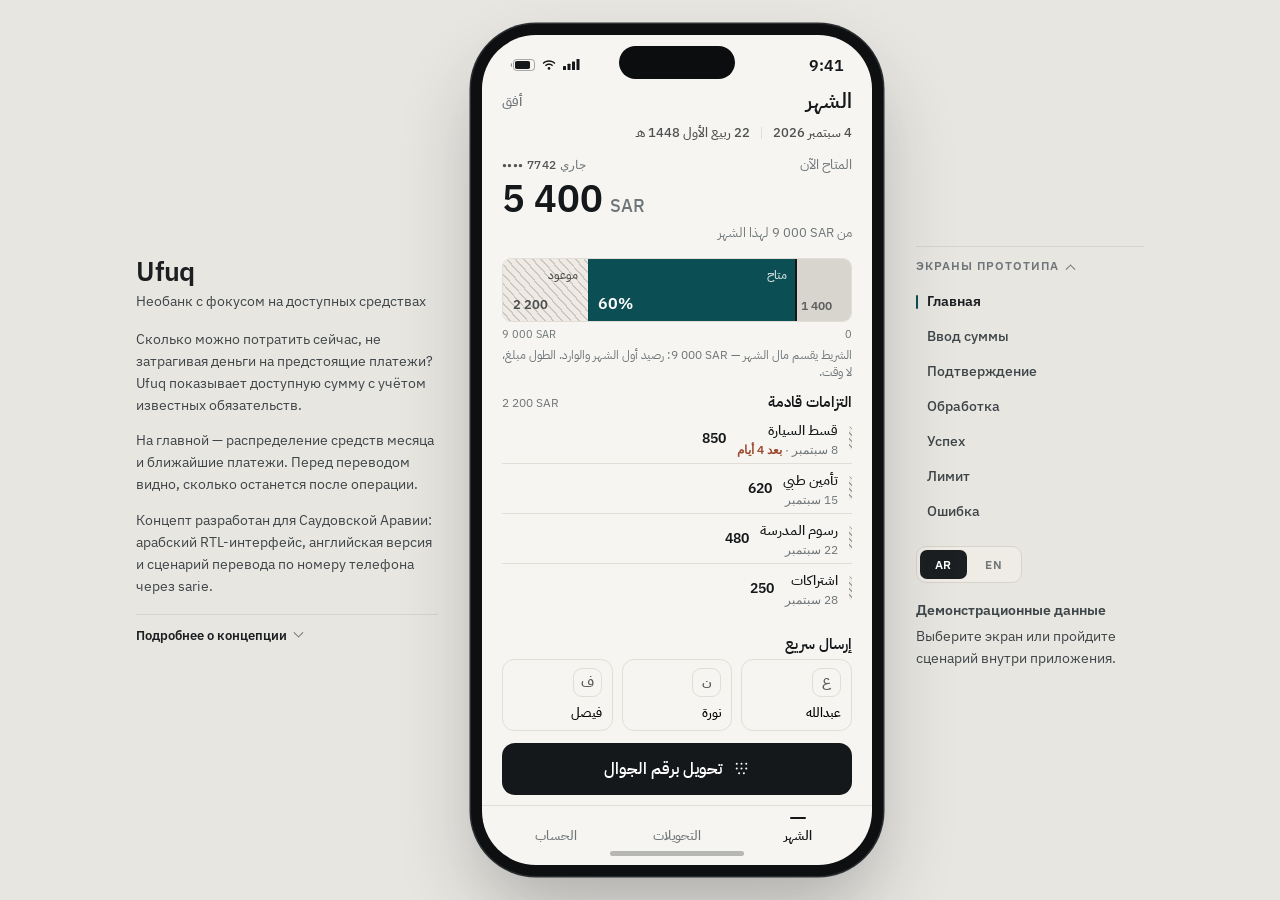
<file: index.html>
<!DOCTYPE html>
<html lang="ar">
<head>
<meta charset="UTF-8" />
<meta name="viewport" content="width=device-width, initial-scale=1.0" />
<title>أفق — الشهر</title>
<link rel="icon" href="data:image/svg+xml,%3Csvg xmlns=%27http://www.w3.org/2000/svg%27 viewBox=%270 0 32 32%27%3E%3Crect width=%2732%27 height=%2732%27 rx=%277%27 fill=%27%23F7F5F1%27/%3E%3Crect x=%275%27 y=%2710%27 width=%274%27 height=%2712%27 fill=%27%23D8D5CF%27/%3E%3Crect x=%279%27 y=%2710%27 width=%2714%27 height=%2712%27 fill=%27%230B4F55%27/%3E%3Crect x=%2723%27 y=%2710%27 width=%274%27 height=%2712%27 fill=%27%23EFEBE4%27/%3E%3C/svg%3E" />
<link rel="preconnect" href="https://fonts.googleapis.com" />
<link rel="preconnect" href="https://fonts.gstatic.com" crossorigin />
<!-- the phone is drawn entirely by these four, so the fetch is started from
     the head instead of waiting for the parser to reach the end of the body.
     They still run down there, in the same order — this only moves the
     download earlier, never the execution. -->
<link rel="preload" as="script" href="model.js" />
<link rel="preload" as="script" href="shell.js" />
<link rel="preload" as="script" href="month.js" />
<link rel="preload" as="script" href="transfer.js" />
<link href="https://fonts.googleapis.com/css2?family=IBM+Plex+Sans+Arabic:wght@400;500;600;700&family=IBM+Plex+Sans:wght@400;500;600;700&display=swap" rel="stylesheet" />
<link rel="stylesheet" href="shell.css" />
<link rel="stylesheet" href="screens.css" />
</head>
<body>
<div class="stage">

  <aside class="pane pane-about">
    <h1 class="brand-name">Ufuq</h1>
    <p class="brand-line">Необанк с фокусом на доступных средствах</p>
    <details class="fold fold-about" id="foldAbout" open>
      <summary><span class="lbl-full">О концепции</span><span class="lbl-short">О концепции</span></summary>
      <div class="fold-body about-body">
        <p>Сколько можно потратить сейчас, не затрагивая деньги на предстоящие платежи? Ufuq показывает доступную сумму с учётом известных обязательств.</p>
        <p>На главной — распределение средств месяца и ближайшие платежи. Перед переводом видно, сколько останется после операции.</p>
        <p>Концепт разработан для Саудовской Аравии: арабский RTL-интерфейс, английская версия и сценарий перевода по номеру телефона через sarie.</p>
        <!-- the long read is a fold, closed by default: the short text above is
             the whole concept, this is the reasoning behind it -->
        <details class="fold fold-more">
          <summary><span class="lbl-full">Подробнее о концепции</span><span class="lbl-short">Подробнее</span></summary>
          <p>Главный экран отвечает не на вопрос «сколько у меня на счёте», а на вопрос «сколько я могу потратить сейчас, не затрагивая деньги на предстоящие платежи».</p>
          <p>Текущий баланс не объясняет, какая часть средств уже предназначена рассрочкам, страховке, школьным взносам. Ufuq показывает доступную сумму с учётом известных обязательств. Полоса под ней делит средства месяца: потрачено, доступно, предстоящие платежи.</p>
          <p><b>Рынок.</b> В рамках задания я выбрал Саудовскую Аравию как конкретный рынок внутри MENA — со своей валютой, платёжной инфраструктурой и языковым контекстом. Покупки с отложенной оплатой там распространены, поэтому учёт будущих платежей уместен. Я предполагаю, что такое разделение помогает принимать повседневные финансовые решения. Эту гипотезу нужно проверить на пользователях.</p>
          <p><b>Главный экран.</b> Бирюзовый — главный цветовой акцент: он выделяет доступные средства. Предстоящие платежи и деньги в пути дополнительно отмечены штриховкой, чтобы различаться не только по цвету. Под полосой список обязательств: он объясняет, из чего складывается штрихованный сегмент.</p>
          <p><b>Перевод.</b> Сценарий опирается на sarie — национальную систему мгновенных платежей: перевод по номеру телефона, показ имени получателя до отправки, ограничение суммы при переводе без добавления получателя. При превышении лимита можно изменить сумму, отправить допустимую часть или добавить получателя. При вводе суммы пользователь видит, сколько останется после перевода. Небольшие суммы дополнительно подписаны под полосой. Если перевод не прошёл, деньги остаются на счёте, а сумма сохраняется для повтора.</p>
          <p><b>Локализация.</b> Интерфейс работает в арабском RTL и английском LTR. Суммы и номера сохраняют привычный порядок чтения. Размеры шрифта и межстрочные интервалы подбирались с учётом арабской версии, в английской сохранена та же типографическая иерархия. Обращение согласуется с получателем по роду.</p>
          <p><b>Начало и смена месяца.</b> Например, если из 9 000 SAR на предстоящие платежи предусмотрено 2 200 SAR, доступно 6 800 SAR — даже если расходов в этом месяце ещё не было. В продуктовой модели новый месяц начинает новый учёт расходов, но не обнуляет деньги: неизрасходованное сохраняется, неоплаченные обязательства остаются, регулярные платежи следующего месяца добавляются.</p>
          <p><b>Допущения.</b> Обязательства в прототипе заданы заранее. Сохранение состояния между перезагрузками вне объёма прототипа. Арабские тексты требуют вычитки носителем.</p>
        </details>
      </div>
    </details>
  </aside>

  <main class="pane pane-phone">
    <!-- One phone, opened once. Both screens are real markup inside it and the
         shell shows one at a time, so moving between them is a class change
         rather than a new document. No page is ever built from a string of
         HTML, and no id is written twice: inside a screen an element is
         addressed by data-el, looked up only within that screen's own root. -->
    <div class="frame" dir="rtl" id="frame">
    <div class="island"></div>

    <section class="screen screen-month" data-screen="month">
      <div class="status" data-el="status"></div>
      <div class="body">
        <div class="head">
          <h1 class="h-title" data-el="t-title"></h1>
          <span class="h-mark" data-el="t-mark"></span>
        </div>
        <div class="dates">
          <span class="num" data-el="t-dg"></span>
          <i></i>
          <span class="num" data-el="t-dh"></span>
        </div>

        <div class="hero">
          <div class="hero-top">
            <div class="hero-l" data-el="t-hl"></div>
            <div class="acct" data-el="t-acct"></div>
          </div>
          <div class="hero-amt ltr"><span class="v num" data-el="t-hv"></span><span class="c">SAR</span></div>
          <div class="hero-sub" data-el="t-hs"></div>
        </div>

        <div class="horizon">
          <div class="bar" data-el="bar">
            <div class="seg s-spent" data-el="g-spent" data-k="spent">
              <span class="w"><span data-el="t-s1"></span><svg class="caret" viewBox="0 0 10 10" fill="none" stroke="currentColor" stroke-width="1.6" stroke-linecap="round" stroke-linejoin="round"><path d="M1 3.2 5 7l4-3.8"></path></svg></span>
              <span class="a num ltr" data-el="v-spent"></span>
            </div>
            <div class="seg s-free" data-el="g-free" data-k="free"><span class="w" data-el="t-s2"></span><span class="a num ltr" data-el="v-free"></span></div>
            <div class="seg s-prom" data-el="g-prom" data-k="prom"><span class="w" data-el="t-s3"></span><span class="a num ltr" data-el="v-prom"></span></div>
            <div class="seam" data-el="seam"></div>
          </div>
          <!-- the ends of the axis are money, so the bar states its own unit -->
          <div class="scale">
            <span class="num ltr" data-el="t-ax0"></span>
            <span class="num ltr" data-el="t-ax1"></span>
          </div>
          <div class="note" data-el="note"></div>
        </div>

        <div class="sec">
          <h2 data-el="t-obt"></h2>
          <span class="m ltr" data-el="t-obtotal"></span>
        </div>
        <div class="listwrap"><div data-el="obs"></div></div>

        <div class="sec"><h2 data-el="t-qst"></h2></div>
        <div class="send" data-el="send"></div>

        <button class="act">
          <svg width="19" height="19" viewBox="0 0 24 24" fill="none"><circle cx="6" cy="6" r="1.3" fill="#fff"></circle><circle cx="12" cy="6" r="1.3" fill="#fff"></circle><circle cx="18" cy="6" r="1.3" fill="#fff"></circle><circle cx="6" cy="12" r="1.3" fill="#fff"></circle><circle cx="12" cy="12" r="1.3" fill="#fff"></circle><circle cx="18" cy="12" r="1.3" fill="#fff"></circle><circle cx="9" cy="18" r="1.3" fill="#fff"></circle><circle cx="15" cy="18" r="1.3" fill="#fff"></circle></svg>
          <span data-el="t-act"></span>
        </button>
      </div>
      <div class="nav" data-el="nav"></div>
    </section>

    <section class="screen screen-transfer" data-screen="transfer" hidden>
      <div class="status" data-el="status"></div>
      <div class="body">
        <div class="head">
          <h1 class="h-title" data-el="t-title"></h1>
          <span class="h-mark" data-el="t-mark"></span>
        </div>
        <div class="dates">
          <span class="num" data-el="t-dg"></span>
          <i></i>
          <span class="num" data-el="t-dh"></span>
        </div>

        <div class="hero">
          <div class="hero-top">
            <div class="hero-l" data-el="t-hl"></div>
            <div class="acct" data-el="t-acct"></div>
          </div>
          <div class="hero-amt ltr"><span class="v num" data-el="t-hv"></span><span class="c">SAR</span></div>
          <div class="hero-sub" data-el="t-hs"></div>
        </div>

        <div class="horizon">
          <div class="bar" data-el="bar">
            <div class="seg s-spent" data-el="g-spent"><span class="w" data-el="t-s1"></span><span class="a num ltr" data-el="v-spent"></span></div>
            <div class="seg s-wedge" data-el="g-wedge"><span class="w" data-el="t-sw"></span><span class="a num ltr" data-el="v-wedge"></span><span class="limitline" data-el="limitline"></span></div>
            <div class="seg s-free" data-el="g-free"><span class="w" data-el="t-s2"></span><span class="a num ltr" data-el="v-free"></span></div>
            <div class="seg s-prom" data-el="g-prom"><span class="w" data-el="t-s3"></span><span class="a num ltr" data-el="v-prom"></span></div>
            <div class="seam" data-el="seam"></div>
          </div>
          <div class="callrow" data-el="callrow"><div class="call" data-el="call"><i></i><u></u><span class="num ltr" data-el="t-call"></span></div></div>
          <!-- the ends of the axis are money, so the bar states its own unit -->
          <div class="scale">
            <span class="num ltr" data-el="t-ax0"></span>
            <span class="num ltr" data-el="t-ax1"></span>
          </div>
          <div class="note" data-el="note"></div>
        </div>

        <div class="zone" data-el="zone"></div>
      </div>
      <div class="nav" data-el="nav"></div>
    </section>

    <div class="home"></div>
    </div>
  </main>

  <aside class="pane pane-side">
    <details class="fold fold-screens" id="foldScreens" open>
      <summary><span class="lbl-full">Экраны прототипа</span><span class="lbl-short">Экраны</span></summary>
      <nav class="screens" id="screens"></nav>
    </details>
    <div class="lang" role="group" aria-label="Язык интерфейса">
      <button type="button" data-l="ar">AR</button>
      <button type="button" data-l="en">EN</button>
    </div>
    <p class="demo-note">Демонстрационные данные</p>
    <p class="demo-hint">Выберите экран или пройдите сценарий внутри приложения.</p>
  </aside>

</div>

<script src="model.js"></script>
<script src="shell.js"></script>
<script src="month.js"></script>
<script src="transfer.js"></script>
<!-- the screens have registered themselves by now; the shell reads the address
     and opens the one it names -->
<script>SHELL.start()</script>
</body>
</html>
</file>
<file: shell.css>
/* Presentation shell — how the prototype is shown, not how the bank works.

   On a desktop it is three columns: what the concept is, the phone itself, and
   the way to every screen. The composition is identical on both pages, so the
   phone and the panels stay put as screens change. Everything inside the frame
   is the bank's own styling and lives in the pages. */

:root{
  --stage:#E8E6E1;
  --stage-ink:#1B1F21;
  --stage-body:#3E4548;
  --stage-muted:#6E7679;
  --stage-line:#D7D3CC;
  --stage-accent:#0B4F55;
}

html{height:100%}
body{
  min-height:100%;
  background:var(--stage);
  color:var(--stage-ink);
  overflow-x:hidden;
}

/* --gutter is the breathing room above and below the composition; the frame
   is sized against it, so the phone always lands inside the window. */
.stage{
  --gutter:clamp(14px,2.2vh,28px);
  display:grid;
  grid-template-columns:minmax(250px,302px) auto minmax(198px,228px);
  align-items:center;
  justify-content:center;
  gap:clamp(22px,3.4vw,58px);
  min-height:100dvh;
  padding:var(--gutter) clamp(18px,2.6vw,44px);
}
.pane-about{grid-column:1}
.pane-phone{grid-column:2;display:flex;justify-content:center}
.pane-side{grid-column:3}

/* ---------- the phone ---------- */

/* The ring and the drop shadow are box-shadows: they paint outside the box and
   take no part in layout, so the height budget has to allow for them by hand.
   A tall window keeps the phone at its design height; a short one shortens it
   and the phone scrolls its own content, exactly as it does at full bleed.
   Width, type sizes and control sizes never change. */
.frame{
  width:390px;flex-shrink:0;
  height:min(844px,calc(100dvh - 2*var(--gutter) - 31px));
  border-radius:54px;background:var(--paper);color:var(--ink);
  position:relative;overflow:hidden;display:flex;flex-direction:column;
  box-shadow:0 0 0 11px #0d0f11,0 0 0 12.5px #2b2f31,0 40px 80px rgba(30,34,40,.30);
}
.frame[dir=ltr]{font-family:'IBM Plex Sans','IBM Plex Sans Arabic',sans-serif}

/* Both screens are in the frame; one of them is on show. The screen takes the
   frame's column the way the status bar, the body and the tab bar used to take
   it directly — one level deeper, same shape. Its basis is its content, so the
   full-bleed layout, where the frame has no height of its own, still measures
   itself against what is inside. */
.screen{flex:1 1 auto;min-height:0;display:flex;flex-direction:column}
.screen[hidden]{display:none}
/* A screen arrives already at its size. Its transitions are there to describe
   a change someone is watching, not to replay the state it was left in, so
   they are held for the single frame it appears in. */
.screen.no-anim,.screen.no-anim *{transition:none!important}

/* One scroll region per screen, and only when the frame is too short for the
   content: the phone's own body scrolls while its status bar and tab bar stay
   put. The pages give their lists and action zones a natural height to match
   (flex:1 0 auto), so no second scroller opens inside this one. */
.body{overflow-y:auto;overscroll-behavior:contain;scrollbar-width:none}
.body::-webkit-scrollbar{display:none}

/* The actions ride along the bottom of that scroll region, so a screen that
   has to scroll inside a shortened frame never puts its primary action out of
   reach. They sit on paper, and the content passes under a short fade. */
/* Only the transfer's actions are pinned: those complete a step and must be
   there while the step is on screen. The Month screen is a list — its button
   sits at the end of that list and is reached by scrolling to it, the way any
   phone screen behaves, rather than covering the quick-send row.

   --pad-b mirrors the pages' own .body padding-bottom. Sticky pins to the
   content box, so without claiming that last strip the content would go on
   showing through underneath the footer. */
.body{--pad-b:10px}
.zone-act{position:sticky;bottom:calc(-1 * var(--pad-b));z-index:6;flex-shrink:0;display:flex;flex-direction:column;background:var(--paper);padding-bottom:var(--pad-b)}
.zone-act::before{content:'';position:absolute;inset-inline:0;top:-16px;height:16px;background:linear-gradient(to top,var(--paper),rgba(247,245,241,0));pointer-events:none}

/* ---------- left: the concept ---------- */

.brand-name{font-family:'IBM Plex Sans',sans-serif;font-size:27px;font-weight:600;letter-spacing:-.015em;line-height:1.1}
.brand-line{font-size:14.5px;line-height:1.45;color:var(--stage-muted);margin-top:6px}
.pane p{font-size:13.5px;line-height:1.62;color:var(--stage-body)}
.about-body p{margin-top:14px}

/* a fold, not a card: a rule and a caret, nothing that competes with the phone */
.fold{margin-top:16px;border-top:1px solid var(--stage-line);padding-top:11px}
.fold>summary{list-style:none;cursor:pointer;font-size:13px;font-weight:600;color:var(--stage-ink);display:flex;align-items:center;gap:8px}
.fold>summary::-webkit-details-marker{display:none}
.fold>summary::after{content:'';width:6px;height:6px;flex-shrink:0;border-right:1.5px solid var(--stage-muted);border-bottom:1.5px solid var(--stage-muted);transform:rotate(45deg) translate(-2px,-2px);transition:transform .18s ease}
.fold[open]>summary::after{transform:rotate(-135deg) translate(-2px,-2px)}
.fold .lbl-short{display:none}
.fold-body>p:first-child{margin-top:12px}

/* on a wide desktop the concept is simply there to read */
@media (min-width:1180px){
  .fold-about{margin-top:0;border-top:none;padding-top:0}
  .fold-about>summary{display:none}
  .fold-about .about-body>p:first-child{margin-top:16px}
}

/* The long read is a fold inside this panel, so opening it must not be able
   to grow the composition: the panel takes at most the height the stage gives
   it and scrolls its own text. The phone therefore never moves and never gets
   clipped, whatever is open on the left.

   The scrollbar is parked in the column gap (padding + negative margin of the
   same size), so the text keeps its measure whether or not it is scrolling.

   Below 700px this does not apply: the page is a single column there and
   scrolling the page is the right behaviour. */
@media (min-width:700px){
  .pane-about{
    max-height:calc(100dvh - 2*var(--gutter));
    overflow-y:auto;overscroll-behavior:contain;scrollbar-width:thin;
    padding-inline-end:10px;margin-inline-end:-10px;
  }
}
/* ---------- right: every screen, one click away ---------- */

.pane-h{font-size:11.5px;font-weight:600;letter-spacing:.09em;text-transform:uppercase;color:var(--stage-muted)}
.fold-screens>summary{font-size:11.5px;font-weight:600;letter-spacing:.09em;text-transform:uppercase;color:var(--stage-muted)}
.screens{display:flex;flex-direction:column;margin-top:9px;margin-inline-start:-10px}
.screens button{
  appearance:none;border:none;background:none;text-align:start;width:100%;
  font-family:inherit;font-size:14px;font-weight:500;color:var(--stage-body);
  padding:7px 10px;border-radius:8px;cursor:pointer;
  display:flex;align-items:center;gap:9px;
  transition:background .14s ease,color .14s ease;
}
.screens button::before{content:'';width:2px;height:14px;flex-shrink:0;border-radius:2px;background:transparent;transition:background .14s ease}
.screens button:hover{background:rgba(20,24,26,.045);color:var(--stage-ink)}
.screens button.on{color:var(--stage-ink);font-weight:600}
.screens button.on::before{background:var(--stage-accent)}

.pane-side .lang{margin-top:17px}
.demo-note{font-size:12px;font-weight:600;color:var(--stage-ink);margin-top:17px}
.demo-hint{font-size:12px;line-height:1.5;color:var(--stage-muted);margin-top:4px}

.lang{display:inline-flex;gap:3px;direction:ltr;background:#EFECE6;border:1px solid var(--stage-line);border-radius:10px;padding:3px}
.lang button{border:none;background:none;border-radius:7px;padding:7px 15px;font-family:'IBM Plex Sans',sans-serif;font-size:12px;font-weight:600;letter-spacing:.07em;color:var(--stage-muted);cursor:pointer;transition:background .14s ease,color .14s ease}
.lang button:hover{color:var(--stage-ink)}
.lang button.on{background:var(--stage-ink);color:#fff}

/* ---------- two columns: the phone and one compact panel ---------- */

@media (max-width:1179px){
  /* the empty tracks top and bottom centre the pair of panels against the
     phone instead of letting the slack open a gap between them */
  .stage{grid-template-columns:auto minmax(226px,286px);grid-template-rows:1fr auto auto 1fr}
  .pane-phone{grid-column:1;grid-row:1 / -1;align-self:center}
  .pane-about{grid-column:2;grid-row:2;align-self:end}
  .pane-side{grid-column:2;grid-row:3;align-self:start;margin-top:20px}
  .pane-about .brand-name{font-size:23px}
}

/* The concept panel shares this column with the screen list, so its cap cannot
   be written against the window alone. Pinning the stage to the window and
   letting the panel's own row shrink below its content hands it exactly the
   height the list leaves, without a hand-tuned number. */
@media (min-width:700px) and (max-width:1179px){
  .stage{height:100dvh;grid-template-rows:1fr minmax(0,auto) auto 1fr}
  .pane-about{max-height:100%}
}

/* ---------- one column: the page simply scrolls ---------- */

@media (max-width:699px){
  .stage{grid-template-columns:minmax(0,1fr);grid-template-rows:auto auto auto;gap:20px;align-items:start}
  .pane-about{grid-column:1;grid-row:1;align-self:start}
  .pane-phone{grid-column:1;grid-row:2}
  .pane-side{grid-column:1;grid-row:3;margin-top:0}
  .frame{height:844px}
  .fold .lbl-full{display:none}
  .fold .lbl-short{display:inline}
  .fold-screens{margin-top:0;border-top:none;padding-top:0}
}

/* ---------- full bleed: the frame stops being a mockup and becomes the app.
     No decorative ring where the app already fills the screen. ---------- */

@media (max-width:480px){
  .stage{padding:0;gap:0;min-height:0}
  .pane-about{padding:18px 18px 4px}
  .pane-side{padding:14px 18px 22px;border-top:1px solid var(--stage-line)}
  .frame{width:100%;height:auto;min-height:0;border-radius:0;box-shadow:none}
  .island,.home{display:none}
  .body{overflow-y:visible}
  .lang{width:100%;justify-content:center}
  .lang button{flex:1;padding:10px 0;font-size:13px}
}
</file>
<file: screens.css>
/* The bank's own styling — everything inside the phone.

   Both screens live in one document now, so they share a class vocabulary:
   .bar, .seg, .note, .act mean the same thing on the month and on the
   transfer. What they do not share is size — the two screens were tuned
   separately, and the transfer sets its type a step larger.

   So the phone's chrome, which is the same on both, stands once and unscoped,
   and everything a screen tunes for itself is filed under that screen. The
   scope is written with :where() on purpose: it adds no specificity, so inside
   a block the rules relate to each other exactly as they did when each screen
   had its own stylesheet. Read a scoped block as that screen's original CSS,
   in its original order, unchanged.

   The bar's rules are repeated in both blocks rather than shared, even where
   the two screens agree on them. They have to be: the screens disagree about
   .seg and about the order the family is written in, and a shared rule sitting
   outside a block would be resolved against it by position rather than by
   which screen is on show. */

/* ---------- both screens ---------- */

:root{--paper:#F7F5F1;--ink:#14181A;--muted:#6E7679;--avail:#0B4F55;--line:#E2DED7;--clay:#9C4A2F;--spent:#D8D5CF;--promised:#EFEBE4}
/* --avail alternates: olive #4C5622 · oxblood #6E2438 */
*{margin:0;padding:0;box-sizing:border-box}
body{font-family:'IBM Plex Sans Arabic','IBM Plex Sans',sans-serif;letter-spacing:0;-webkit-font-smoothing:antialiased}
button{font-family:inherit;letter-spacing:0;cursor:pointer}
.num{font-family:'IBM Plex Sans','IBM Plex Sans Arabic',sans-serif;font-variant-numeric:tabular-nums lining-nums;font-feature-settings:"tnum" 1,"lnum" 1}
.ltr{direction:ltr;unicode-bidi:isolate}

/* the phone frame, its caption and the language switcher live in shell.css,
   shared with both screens so they compose and scroll alike */
.island{position:absolute;top:11px;left:50%;transform:translateX(-50%);width:116px;height:33px;border-radius:20px;background:#0b0d0e;z-index:30}
.status{display:flex;align-items:center;justify-content:space-between;padding:15px 28px 0;flex-shrink:0;height:44px}
.status .t{font-family:'IBM Plex Sans',sans-serif;font-size:15.5px;font-weight:600;font-variant-numeric:tabular-nums}
.status .ic{display:flex;align-items:center;gap:6px}
.home{position:absolute;bottom:9px;left:50%;transform:translateX(-50%);width:134px;height:5px;border-radius:99px;background:rgba(20,24,26,.28);z-index:25}
.body{flex:1;display:flex;flex-direction:column;padding:4px 20px 10px;min-height:0}

/* header */
.head{display:flex;align-items:center;justify-content:space-between;padding-top:2px}
.dates{display:flex;align-items:center;gap:11px;margin-top:6px}
.dates i{width:1px;height:12px;background:var(--line);display:block}

/* hero */
.hero{margin-top:12px}
.hero-top{display:flex;align-items:baseline;justify-content:space-between;gap:12px}
.acct b{font-weight:500;color:rgba(20,24,26,.72);letter-spacing:.4px}
.hero-amt{display:flex;align-items:baseline;gap:7px;margin-top:4px}

/* horizon — a money bar. Widths are shares of the month's money and nothing
   else; the seam is the edge of what has already gone, not a date. */
.horizon{margin-top:16px;position:relative}
.bar{display:flex;height:64px;border-radius:9px;overflow:hidden;position:relative;border:1px solid var(--line)}
.note b{font-weight:600;color:var(--ink)}

/* action */
.act:hover{background:#20262a}

/* tab bar — type only, no fills */
.nav{flex-shrink:0;display:flex;border-top:1px solid var(--line);padding:0 14px 20px}

@media (max-width:480px){
  .status{padding-top:8px}
}

/* ---------- the month ---------- */

:where(.screen-month) .h-title{font-size:21px;font-weight:600}
:where(.screen-month) .h-mark{font-size:13.5px;font-weight:500;color:var(--muted)}
:where(.screen-month) .dates span{font-size:13px;font-weight:500;color:rgba(20,24,26,.74)}
:where(.screen-month) .hero-l{font-size:13.5px;color:var(--muted)}
:where(.screen-month) .acct{font-family:'IBM Plex Sans',sans-serif;font-size:12px;font-weight:500;color:var(--muted);white-space:nowrap}
:where(.screen-month) .hero-amt .v{font-size:38px;font-weight:600;line-height:1.02}
:where(.screen-month) .hero-amt .c{font-size:18px;font-weight:500;color:var(--muted)}
:where(.screen-month) .hero-sub{font-size:12.5px;color:var(--muted);margin-top:4px}
/* no inline padding and no automatic minimum on the segment itself, so its
   box is exactly its share: 0 SAR is 0 px, and the row never overflows and
   shrinks the slices away from their true proportions */
:where(.screen-month) .seg{display:flex;flex-direction:column;justify-content:space-between;padding:8px 0;min-width:0;overflow:hidden;position:relative;transition:filter .16s ease;cursor:pointer}
:where(.screen-month) .seg .w{font-size:11.5px;font-weight:500;white-space:nowrap;display:flex;align-items:center;gap:5px;padding-inline:10px}
:where(.screen-month) .seg .a{font-size:13px;font-weight:600;white-space:nowrap;padding-inline:10px}
/* narrow but not blind: the label goes, the sum stays */
:where(.screen-month) .seg.mute .w,:where(.screen-month) .seg.mute .a{display:none}
:where(.screen-month) .seg.amt-only .w{display:none}
:where(.screen-month) .seg.amt-only{justify-content:flex-end}
:where(.screen-month) .s-spent{background:var(--spent);color:rgba(20,24,26,.62)}
/* the narrowest slice by construction, and flush against the bar's rounded
   end — a tighter inset keeps its sum readable instead of blank */
:where(.screen-month) .s-spent .w,:where(.screen-month) .s-spent .a{padding-inline:4px}
:where(.screen-month) .s-spent .a{font-size:12px}
:where(.screen-month) .s-free{background:var(--avail);color:#fff}
:where(.screen-month) .s-free .w{color:rgba(255,255,255,.82)}
:where(.screen-month) .s-free .a{font-size:16px;font-weight:600}
:where(.screen-month) .s-prom{background:var(--promised);color:rgba(20,24,26,.72);background-image:repeating-linear-gradient(48deg,transparent 0 5px,rgba(20,24,26,.17) 5px 6.4px)}
:where(.screen-month) .seam{position:absolute;top:0;bottom:0;width:2px;background:var(--ink);z-index:4}
:where(.screen-month) .seg.dim{filter:saturate(.55) opacity(.5)}
:where(.screen-month) .caret{width:9px;height:9px;flex-shrink:0;opacity:.65}
:where(.screen-month) .scale{display:flex;justify-content:space-between;margin-top:5px}
:where(.screen-month) .scale span{font-family:'IBM Plex Sans',sans-serif;font-size:11px;color:var(--muted)}
:where(.screen-month) .note{font-size:12px;color:var(--muted);margin-top:6px;min-height:16px;line-height:1.4}

/* list */
:where(.screen-month) .sec{display:flex;align-items:baseline;justify-content:space-between;margin-top:10px;margin-bottom:1px}
:where(.screen-month) .sec h2{font-size:15px;font-weight:600}
:where(.screen-month) .sec .m{font-family:'IBM Plex Sans',sans-serif;font-size:12px;color:var(--muted)}
/* natural height, never its own scroller: the phone's body is the one place
   that scrolls when the frame is shorter than the screen it holds */
:where(.screen-month) .listwrap{flex:1 0 auto;min-height:0;overflow:visible}
:where(.screen-month) .ob{display:flex;align-items:center;gap:11px;padding:6px 0;border-bottom:1px solid var(--line)}
:where(.screen-month) .ob:last-child{border-bottom:none}
:where(.screen-month) .hatch{width:3px;height:24px;flex-shrink:0;border-radius:2px;background:var(--promised);background-image:repeating-linear-gradient(48deg,transparent 0 3px,rgba(20,24,26,.34) 3px 4.2px)}
:where(.screen-month) .solid{width:3px;height:24px;flex-shrink:0;border-radius:2px;background:#C9C5BE}
:where(.screen-month) .ob-n{font-size:13.5px;font-weight:500}
:where(.screen-month) .ob-d{font-family:'IBM Plex Sans',sans-serif;font-size:11.5px;color:var(--muted);margin-top:1px}
:where(.screen-month) .ob-d .soon{color:var(--clay);font-weight:600}
:where(.screen-month) .ob-a{margin-inline-start:auto;font-size:14px;font-weight:600}
:where(.screen-month) .ob-a.past{color:rgba(20,24,26,.55);font-weight:500}

/* quick send */
:where(.screen-month) .send{display:flex;gap:9px;margin-top:3px}
:where(.screen-month) .r{flex:1;border:1px solid var(--line);border-radius:12px;padding:8px 10px;display:flex;flex-direction:column;gap:6px;background:none;text-align:start;transition:border-color .16s ease}
:where(.screen-month) .r:hover{border-color:#C8C3B9}
:where(.screen-month) .r .mono{width:29px;height:29px;border-radius:9px;border:1px solid var(--line);display:flex;align-items:center;justify-content:center;font-size:13.5px;font-weight:600;color:rgba(20,24,26,.7)}
:where(.screen-month) .r .n{font-size:12.5px;font-weight:500;white-space:nowrap;overflow:hidden;text-overflow:ellipsis}

/* action */
:where(.screen-month) .act{margin-top:12px;height:52px;flex:0 0 52px;border-radius:13px;background:var(--ink);color:#fff;border:none;font-size:15.5px;font-weight:600;display:flex;align-items:center;justify-content:center;gap:10px;transition:background .16s ease}
:where(.screen-month) .act:active{background:#0b0d0e}

:where(.screen-month) .tab{flex:1;background:none;border:none;padding:11px 2px 0;display:flex;flex-direction:column;align-items:center;gap:7px;font-size:12.5px;font-weight:500;color:var(--muted);transition:color .14s ease}
:where(.screen-month) .tab:hover{color:rgba(20,24,26,.7)}
:where(.screen-month) .tab .rule{width:16px;height:2px;border-radius:2px;background:transparent}
:where(.screen-month) .tab.on{color:var(--ink);font-weight:600}
:where(.screen-month) .tab.on .rule{background:var(--ink)}

/* ---------- the transfer ---------- */

:where(.screen-transfer) .h-title{font-size:20px;font-weight:600}
:where(.screen-transfer) .h-mark{font-size:15px;font-weight:500;color:var(--muted)}
:where(.screen-transfer) .dates span{font-size:15px;font-weight:500;color:rgba(20,24,26,.74)}
:where(.screen-transfer) .hero-l{font-size:15px;color:var(--muted)}
:where(.screen-transfer) .acct{font-family:'IBM Plex Sans',sans-serif;font-size:13px;font-weight:500;color:var(--muted);white-space:nowrap}
:where(.screen-transfer) .hero-amt .v{font-size:40px;font-weight:600;line-height:1.02}
:where(.screen-transfer) .hero-amt .c{font-size:20px;font-weight:500;color:var(--muted)}
:where(.screen-transfer) .hero-sub{font-size:15px;color:var(--muted);margin-top:4px;min-height:17px}
/* No inline padding and no automatic minimum on the segment itself — the
   inline padding sits on the labels instead. A segment's box is therefore
   exactly its share of the month: 0 SAR is 0 px rather than a strip of
   background, and because nothing can push a slice past its money the row
   never overflows, so the seam lands on the real edge instead of near it. */
:where(.screen-transfer) .seg{display:flex;flex-direction:column;justify-content:space-between;padding:8px 0;min-width:0;position:relative;overflow:hidden;transition:width .42s cubic-bezier(.22,.61,.36,1),background-color .42s ease}
/* the label's line box is normalised to the sum's, so the gap between them
   does not depend on the script's natural leading */
:where(.screen-transfer) .seg .w{font-size:13px;font-weight:500;white-space:nowrap;line-height:16.7px;padding-inline:10px}
:where(.screen-transfer) .seg .a{font-size:13px;font-weight:600;white-space:nowrap;padding-inline:10px}
:where(.screen-transfer) .s-spent{background:var(--spent);color:rgba(20,24,26,.62)}
/* the narrowest slice by construction, and flush against the bar's rounded
   end — a tighter inset keeps its sum readable instead of blank */
:where(.screen-transfer) .s-spent .w,:where(.screen-transfer) .s-spent .a{padding-inline:4px}
:where(.screen-transfer) .s-wedge{background:var(--promised);color:rgba(20,24,26,.74);background-image:repeating-linear-gradient(48deg,transparent 0 5px,rgba(20,24,26,.17) 5px 6.4px)}
:where(.screen-transfer) .s-wedge .w,:where(.screen-transfer) .s-wedge .a{padding-inline:6px}
/* on Sent the slice takes Spent's material before it is absorbed */
:where(.screen-transfer) .s-wedge.merged{background:var(--spent);background-image:none}
:where(.screen-transfer) .s-free{background:var(--avail);color:#fff}
:where(.screen-transfer) .s-free .w{color:rgba(255,255,255,.82)}
:where(.screen-transfer) .s-free .a{font-size:13px;font-weight:600}
/* narrow but not blind: the label goes, the sum stays */
:where(.screen-transfer) .seg.mute .w,:where(.screen-transfer) .seg.mute .a{display:none}
:where(.screen-transfer) .seg.amt-only .w{display:none}
:where(.screen-transfer) .seg.amt-only{justify-content:flex-end}
/* the limit inside the amount — divider material, not a state colour.
   1px solid like a list rule; ink at half strength so it survives the hatch.
   The seam is 2px full ink (a boundary in the month's money); this is
   1px half ink (a boundary inside one slice). */
:where(.screen-transfer) .limitline{position:absolute;top:0;bottom:0;width:1px;background:rgba(20,24,26,.62);z-index:3;display:none}
:where(.screen-transfer) .limitline.on{display:block}
:where(.screen-transfer) .s-prom{background:var(--promised);color:rgba(20,24,26,.72);background-image:repeating-linear-gradient(48deg,transparent 0 5px,rgba(20,24,26,.17) 5px 6.4px)}
:where(.screen-transfer) .seam{position:absolute;top:0;bottom:0;width:2px;background:var(--ink);z-index:4;transition:right .42s cubic-bezier(.22,.61,.36,1),left .42s cubic-bezier(.22,.61,.36,1)}
/* leader + label for a slice too thin to be labelled inside */
:where(.screen-transfer) .callrow{position:relative;height:0}
/* Reserved only while a callout is actually possible; when the wedge is wide
   enough to label itself the row folds away over the same duration and curve
   as the segment widths, so the collapse reads as part of one movement. */
:where(.screen-transfer) .callrow.reserve{height:30px}
:where(.screen-transfer) .callrow{transition:height .42s cubic-bezier(.22,.61,.36,1)}
:where(.screen-transfer) .call{position:absolute;top:0;display:flex;flex-direction:column;align-items:center;gap:0;opacity:0;transition:opacity .16s ease;pointer-events:none;width:var(--cw,12px)}
:where(.screen-transfer) .callrow.on .call{opacity:1}
:where(.screen-transfer) .callrow:not(.on) .call{display:none}
/* dimension annotation: hairline drop + an extent rule as wide as the wedge,
   so the label reads as a measure of the slice, not as loose text */
:where(.screen-transfer) .call i{width:1px;height:9px;background:rgba(20,24,26,.42);display:block}
:where(.screen-transfer) .call u{display:block;height:1px;background:rgba(20,24,26,.42);width:100%}
:where(.screen-transfer) .call span{position:relative}
:where(.screen-transfer) .call span{font-size:12px;font-weight:600;color:var(--ink);white-space:nowrap;margin-top:3px}

:where(.screen-transfer) .scale{display:flex;justify-content:space-between;margin-top:3px}
:where(.screen-transfer) .scale span{font-family:'IBM Plex Sans',sans-serif;font-size:12px;color:var(--muted);white-space:nowrap;flex-shrink:0}
/* the note always describes the bar, on every step, so the block is never
   empty and the horizon never shifts between steps */
:where(.screen-transfer) .note{font-size:15px;color:var(--muted);margin-top:5px;min-height:16px;line-height:1.4}

/* zone under the horizon — one rule for all four steps:
   content is anchored to the bottom, so every step's action lands
   at the same distance from the nav and the air sits under the horizon.
   Natural height, never its own scroller: the phone's body is the one place
   that scrolls when the frame is shorter than the screen it holds. */
:where(.screen-transfer) .zone{flex:1 0 auto;min-height:0;display:flex;flex-direction:column;justify-content:flex-end;margin-top:0}

/* entry aids (step 0) */
:where(.screen-transfer) .after{display:flex;align-items:baseline;justify-content:space-between;padding:8px 12px;border:1px solid var(--line);border-radius:11px;background:#FCFBF9;transition:border-color .16s,background .16s}
:where(.screen-transfer) .after.over{border-color:var(--clay);background:#FBF4F1}
:where(.screen-transfer) .after-l{font-size:15px;color:var(--muted)}
:where(.screen-transfer) .after-v{font-size:20px;font-weight:600;line-height:1}
:where(.screen-transfer) .after-v .cu{font-size:13px;font-weight:500;color:var(--muted);margin-inline-start:4px}
:where(.screen-transfer) .after.over .after-l,:where(.screen-transfer) .after.over .after-v,:where(.screen-transfer) .after.over .after-v .cu{color:var(--clay)}
:where(.screen-transfer) .quick{display:flex;gap:7px;margin-top:6px}
:where(.screen-transfer) .quick button{flex:1;border:1px solid var(--line);border-radius:10px;background:none;padding:7px 0;font-size:15px;font-weight:600;color:var(--ink);transition:border-color .14s,background .14s}
:where(.screen-transfer) .quick button:hover{border-color:#C8C3B9}
:where(.screen-transfer) .quick button.on{background:var(--ink);color:#fff;border-color:var(--ink)}
:where(.screen-transfer) .last{display:flex;align-items:center;gap:7px;margin-top:5px;font-size:13px;color:var(--muted)}
:where(.screen-transfer) .last b{font-weight:600;color:var(--ink)}
:where(.screen-transfer) .last button{background:none;border:none;font-size:13px;font-weight:600;color:var(--ink);text-decoration:underline;text-underline-offset:3px;margin-inline-start:auto}

/* keypad — hairline grid only */
:where(.screen-transfer) .pad{margin-top:6px;display:grid;grid-template-columns:repeat(3,1fr);border-top:1px solid var(--line)}
:where(.screen-transfer) .k{height:46px;display:flex;align-items:center;justify-content:center;background:none;border:none;border-bottom:1px solid var(--line);color:var(--ink);font-family:'IBM Plex Sans',sans-serif;font-size:24px;font-weight:500;font-variant-numeric:tabular-nums;transition:background-color .12s ease}
:where(.screen-transfer) .k:not(:nth-child(3n+1)){border-inline-start:1px solid var(--line)}
:where(.screen-transfer) .k:nth-last-child(-n+3){border-bottom:none}
:where(.screen-transfer) .k:active{background:rgba(20,24,26,.06)}
:where(.screen-transfer) .k.gl{color:var(--muted)}

/* rows (recipient / route) — same hairline language as the lists */
:where(.screen-transfer) .rows{display:flex;flex-direction:column}
:where(.screen-transfer) .row{display:flex;align-items:center;gap:11px;padding:11px 0;border-bottom:1px solid var(--line)}
:where(.screen-transfer) .row:last-child{border-bottom:none}
:where(.screen-transfer) .row-l{font-size:13px;color:var(--muted);min-width:62px}
:where(.screen-transfer) .row-v{font-size:15px;font-weight:500;margin-inline-start:auto;text-align:end}
:where(.screen-transfer) .row.lead .row-v{font-size:20px;font-weight:600}
:where(.screen-transfer) .row-check{font-size:13px;color:var(--muted);margin-inline-start:auto}

:where(.screen-transfer) .mark{width:3px;flex-shrink:0;border-radius:2px}
:where(.screen-transfer) .mark.done{height:10px;background:var(--ink)}
:where(.screen-transfer) .mark.now{height:24px;background:var(--ink)}
:where(.screen-transfer) .mark.next{height:24px;background:var(--line)}
:where(.screen-transfer) .step-n{font-size:15px;font-weight:500}
:where(.screen-transfer) .step-n.done{color:var(--muted)}
:where(.screen-transfer) .step-n.now{color:var(--ink);font-weight:600}
:where(.screen-transfer) .step-n.next{color:rgba(110,118,121,.6)}

/* Sent, and only Sent.

   The transfer is what the screen is about, so it is said in the hero, at the
   size the hero already gives whatever a step is about. The label carries the
   fact and the hero's own number carries the amount, so the two read as one
   line; the recipient follows underneath, where the recipient always is.

   Below the bar sits the evidence: the route, then the balance the month is
   left with — visible, but in the same quiet row vocabulary the other steps use
   for their data, not competing with the result.

   The slack is absorbed on the same principle as Limit, by the block above the
   action rather than by moving the action: the evidence stays under the bar it
   belongs to, and the button still lands where every step's button lands. */
:where(.screen-transfer) .hero-l.said{font-size:20px;font-weight:600;color:var(--ink)}
:where(.screen-transfer) .sent-left{margin-top:9px;margin-bottom:auto}

:where(.screen-transfer) .act{margin-top:8px;height:52px;flex:0 0 52px;border-radius:13px;background:var(--ink);color:#fff;border:none;font-size:15px;font-weight:600;display:flex;align-items:center;justify-content:center;gap:10px;transition:background .16s ease}
/* an amount the month cannot back does not open the next step */
:where(.screen-transfer) .act[disabled]{background:#DCD8D1;color:#9AA0A0;cursor:not-allowed}
:where(.screen-transfer) .act[disabled]:hover{background:#DCD8D1}
/* Leaving a finished transfer is a real action, and the only button on its
   screen. Outline chrome keeps it quieter than a step's primary button, but the
   type is ink at full weight, so it can never be read as the disabled state —
   which is the one thing on this screen that greys its label out. */
:where(.screen-transfer) .act.ghost{background:none;color:var(--ink);border:1px solid #C8C3B9;font-weight:600}
:where(.screen-transfer) .act.ghost:hover{background:rgba(20,24,26,.03)}
/* leaving the transfer: ghost chrome + the departure glyph */
:where(.screen-transfer) .act.leave{background:none;color:var(--ink);border:1px solid var(--line);font-weight:600;margin-top:8px}
:where(.screen-transfer) .act.leave:hover{background:rgba(20,24,26,.03)}
:where(.screen-transfer) .act.leave svg{flex-shrink:0}
:where(.screen-transfer) .act.bare{background:none;border:none;color:var(--muted);font-weight:500;height:40px;flex:0 0 40px;margin-top:2px;text-decoration:underline;text-underline-offset:3px}
:where(.screen-transfer) .act.bare:hover{background:none;color:var(--ink)}
:where(.screen-transfer) .lim-h{font-size:20px;font-weight:600;line-height:1.3;margin-bottom:5px}
:where(.screen-transfer) .lim-p{font-size:15px;color:var(--muted);line-height:1.5;margin-bottom:4px}
/* the zone anchors content to the bottom for every step; this absorbs the
   slack after the explanation so the heading stays at the top on Limit */
:where(.screen-transfer) .lim-rows{margin-bottom:auto}
:where(.screen-transfer) .lim-p b{font-weight:600;color:var(--ink)}
:where(.screen-transfer) .sending{margin-top:12px;height:52px;flex:0 0 52px;display:flex;align-items:center;justify-content:center;font-size:15px;font-weight:500;color:var(--muted)}

:where(.screen-transfer) .tab{flex:1;background:none;border:none;padding:11px 2px 0;display:flex;flex-direction:column;align-items:center;gap:7px;font-size:13px;font-weight:500;color:var(--muted)}
:where(.screen-transfer) .tab .rule{width:16px;height:2px;border-radius:2px;background:transparent}
:where(.screen-transfer) .tab.on{color:var(--ink);font-weight:600}
:where(.screen-transfer) .tab.on .rule{background:var(--ink)}
</file>
